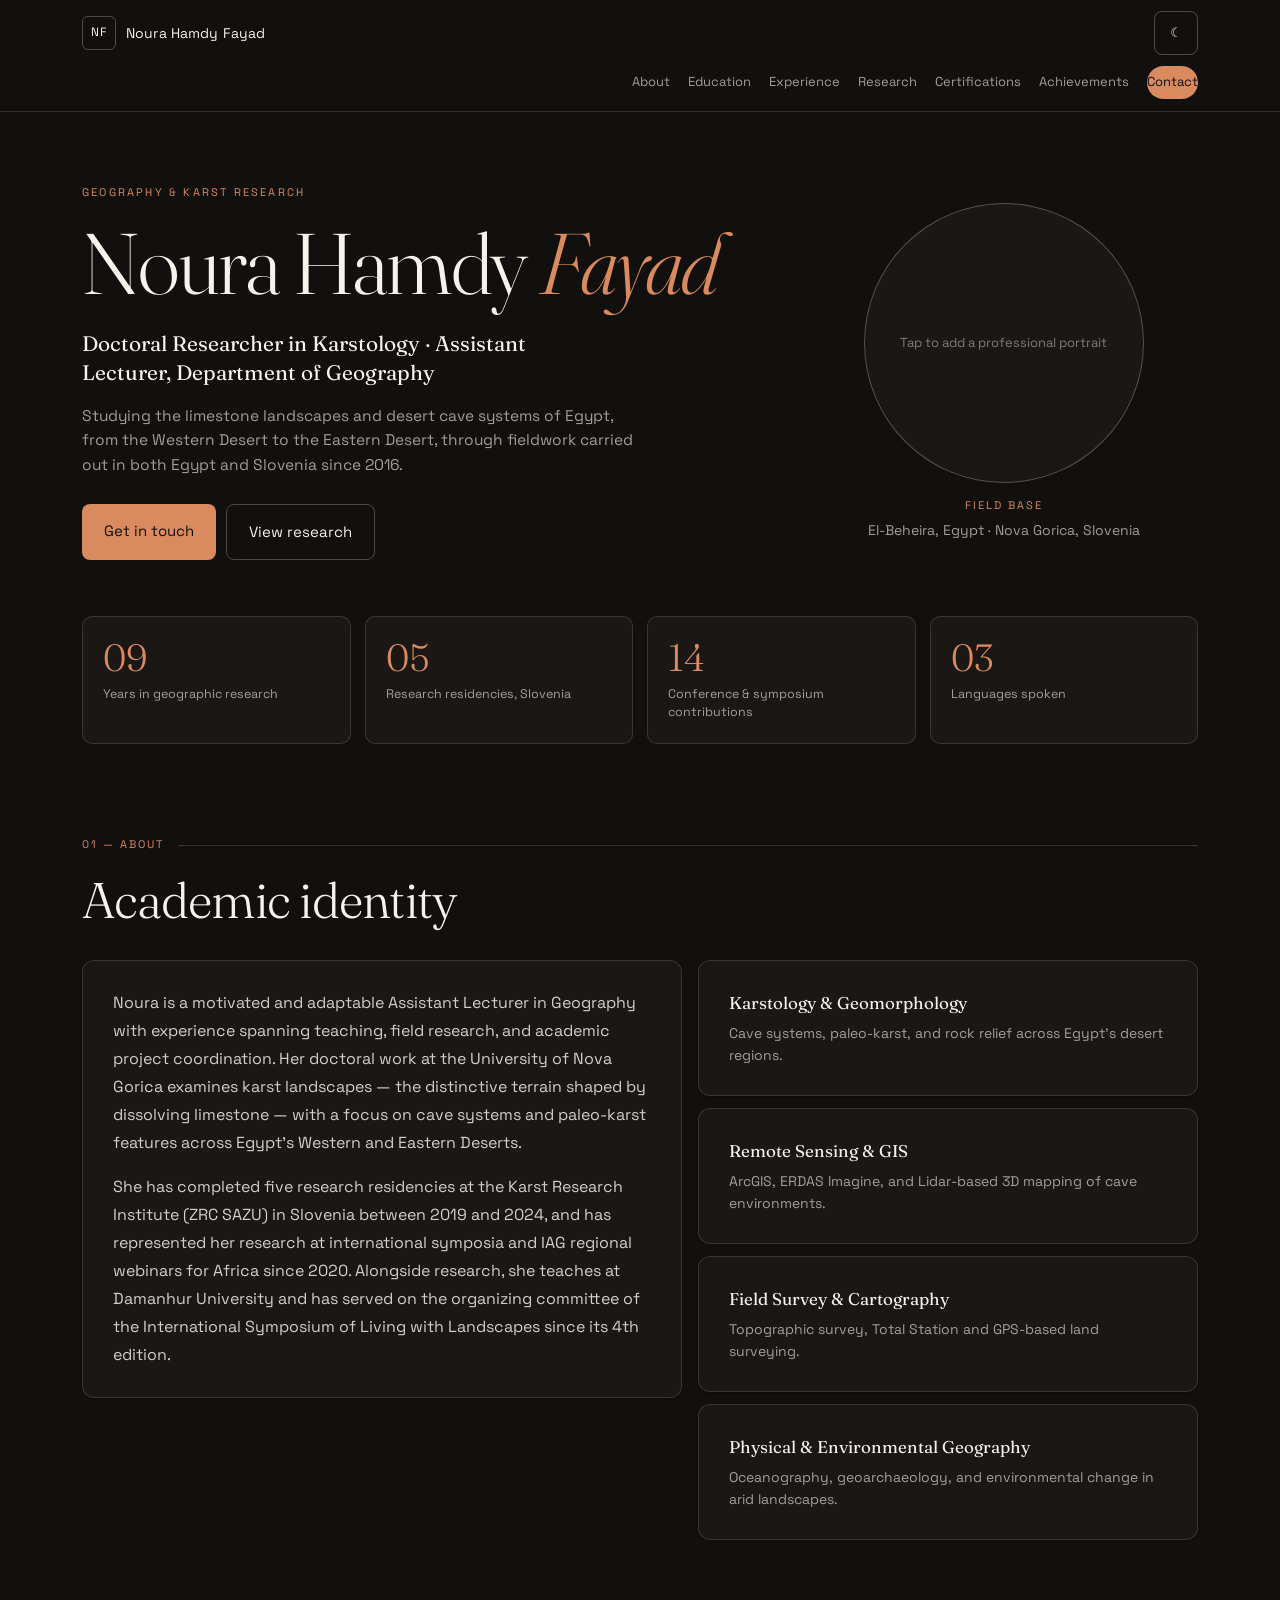
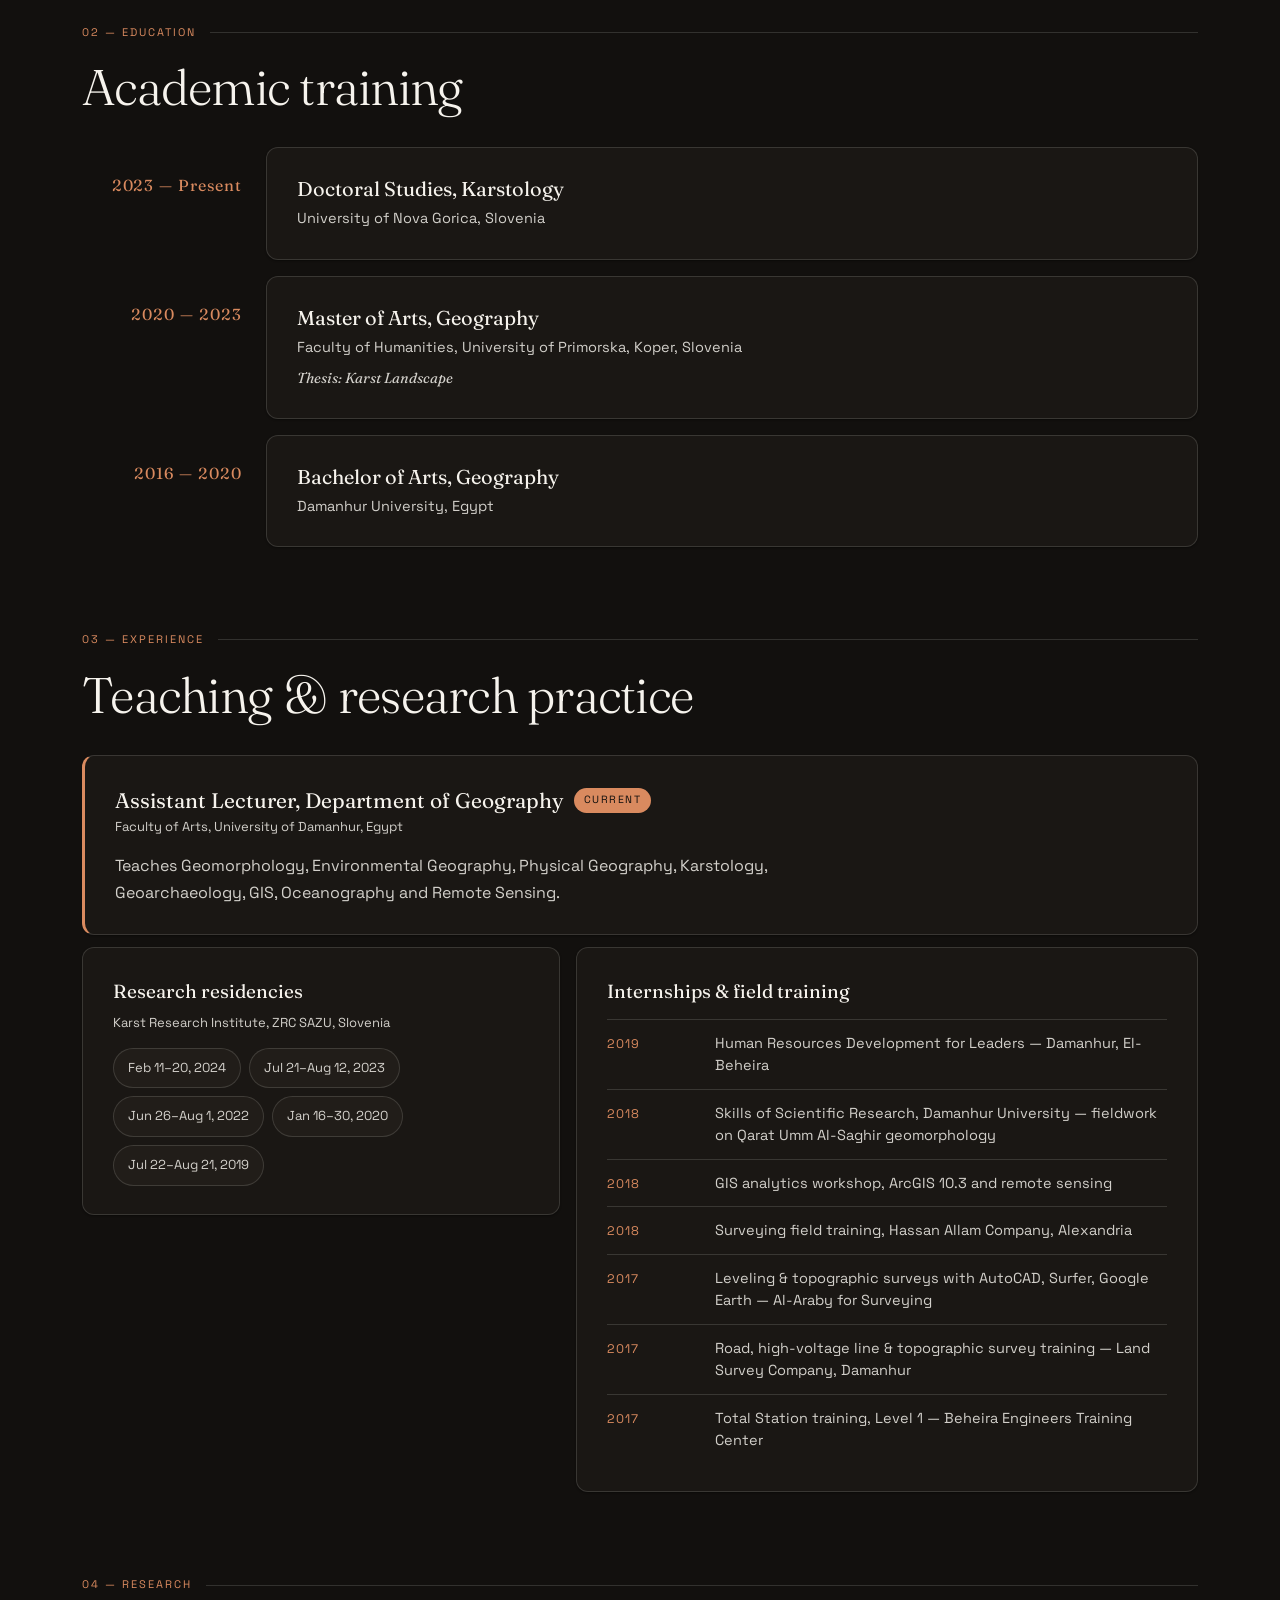
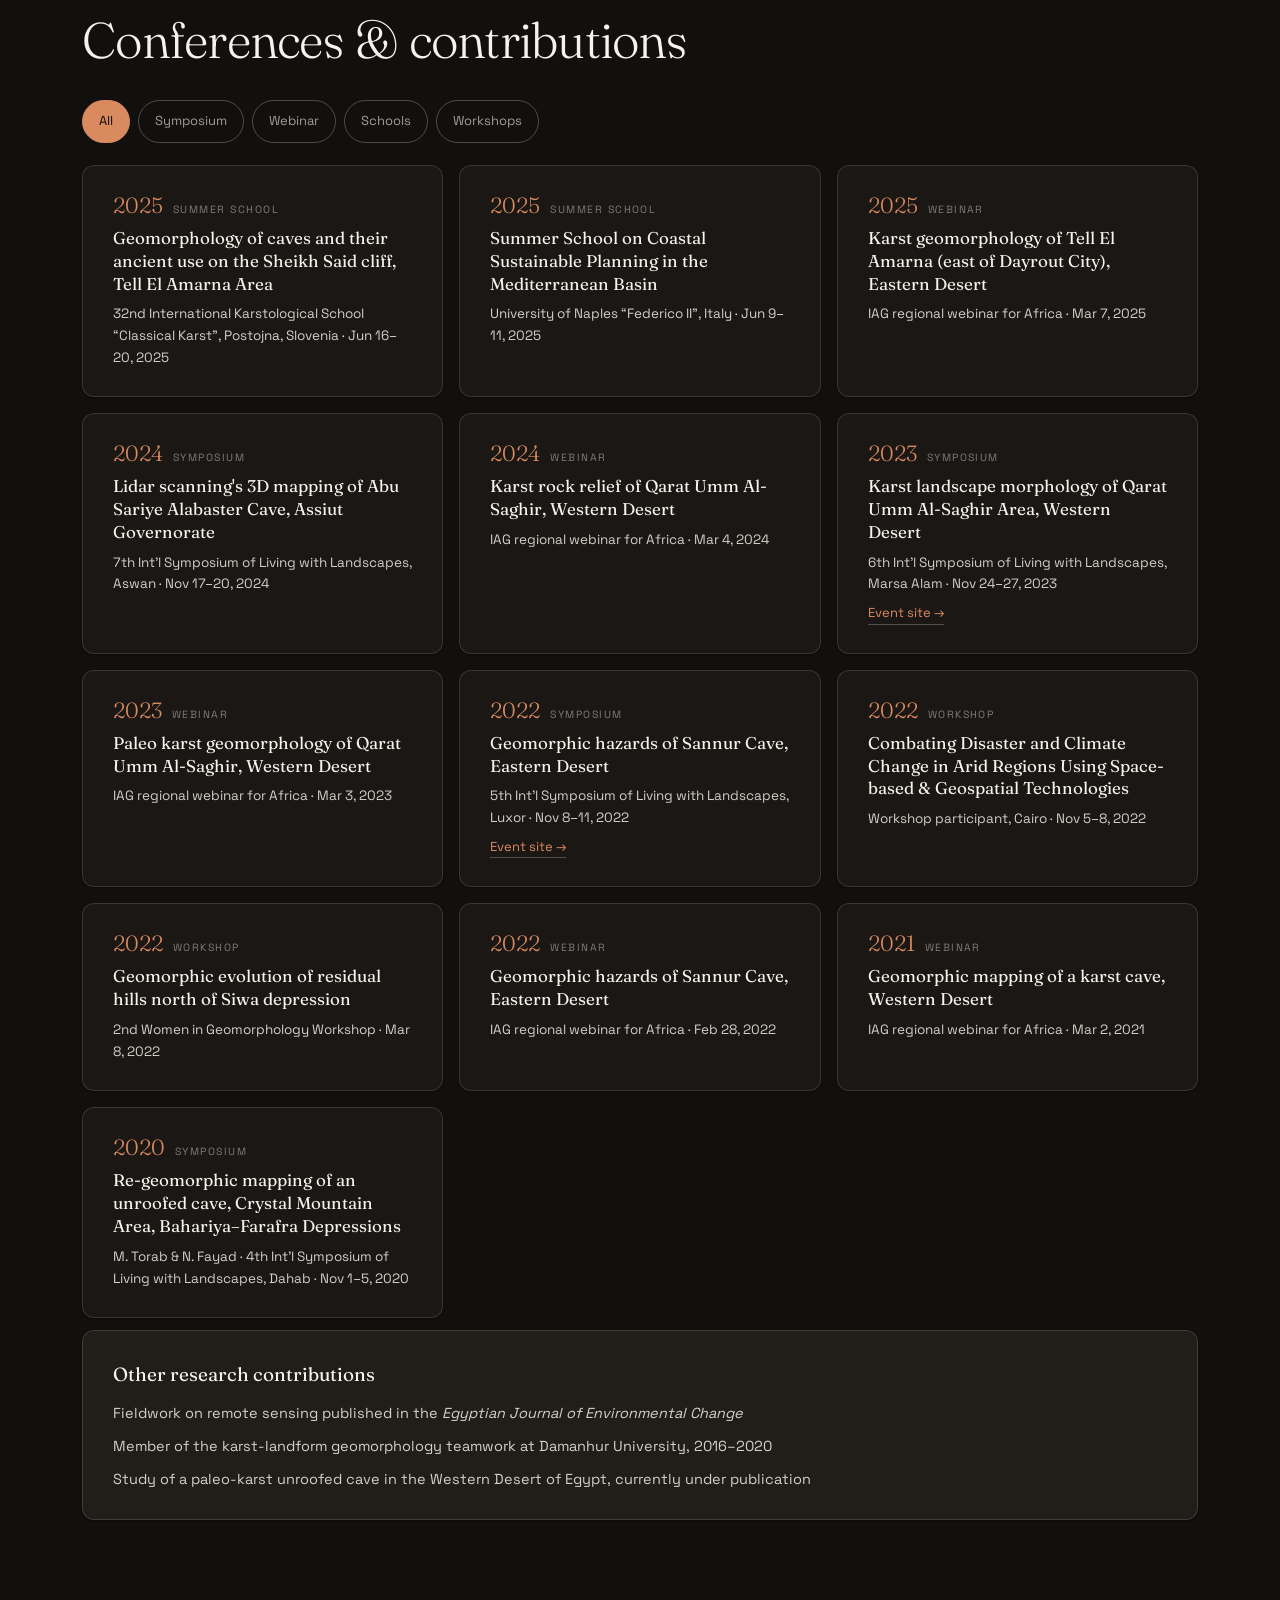
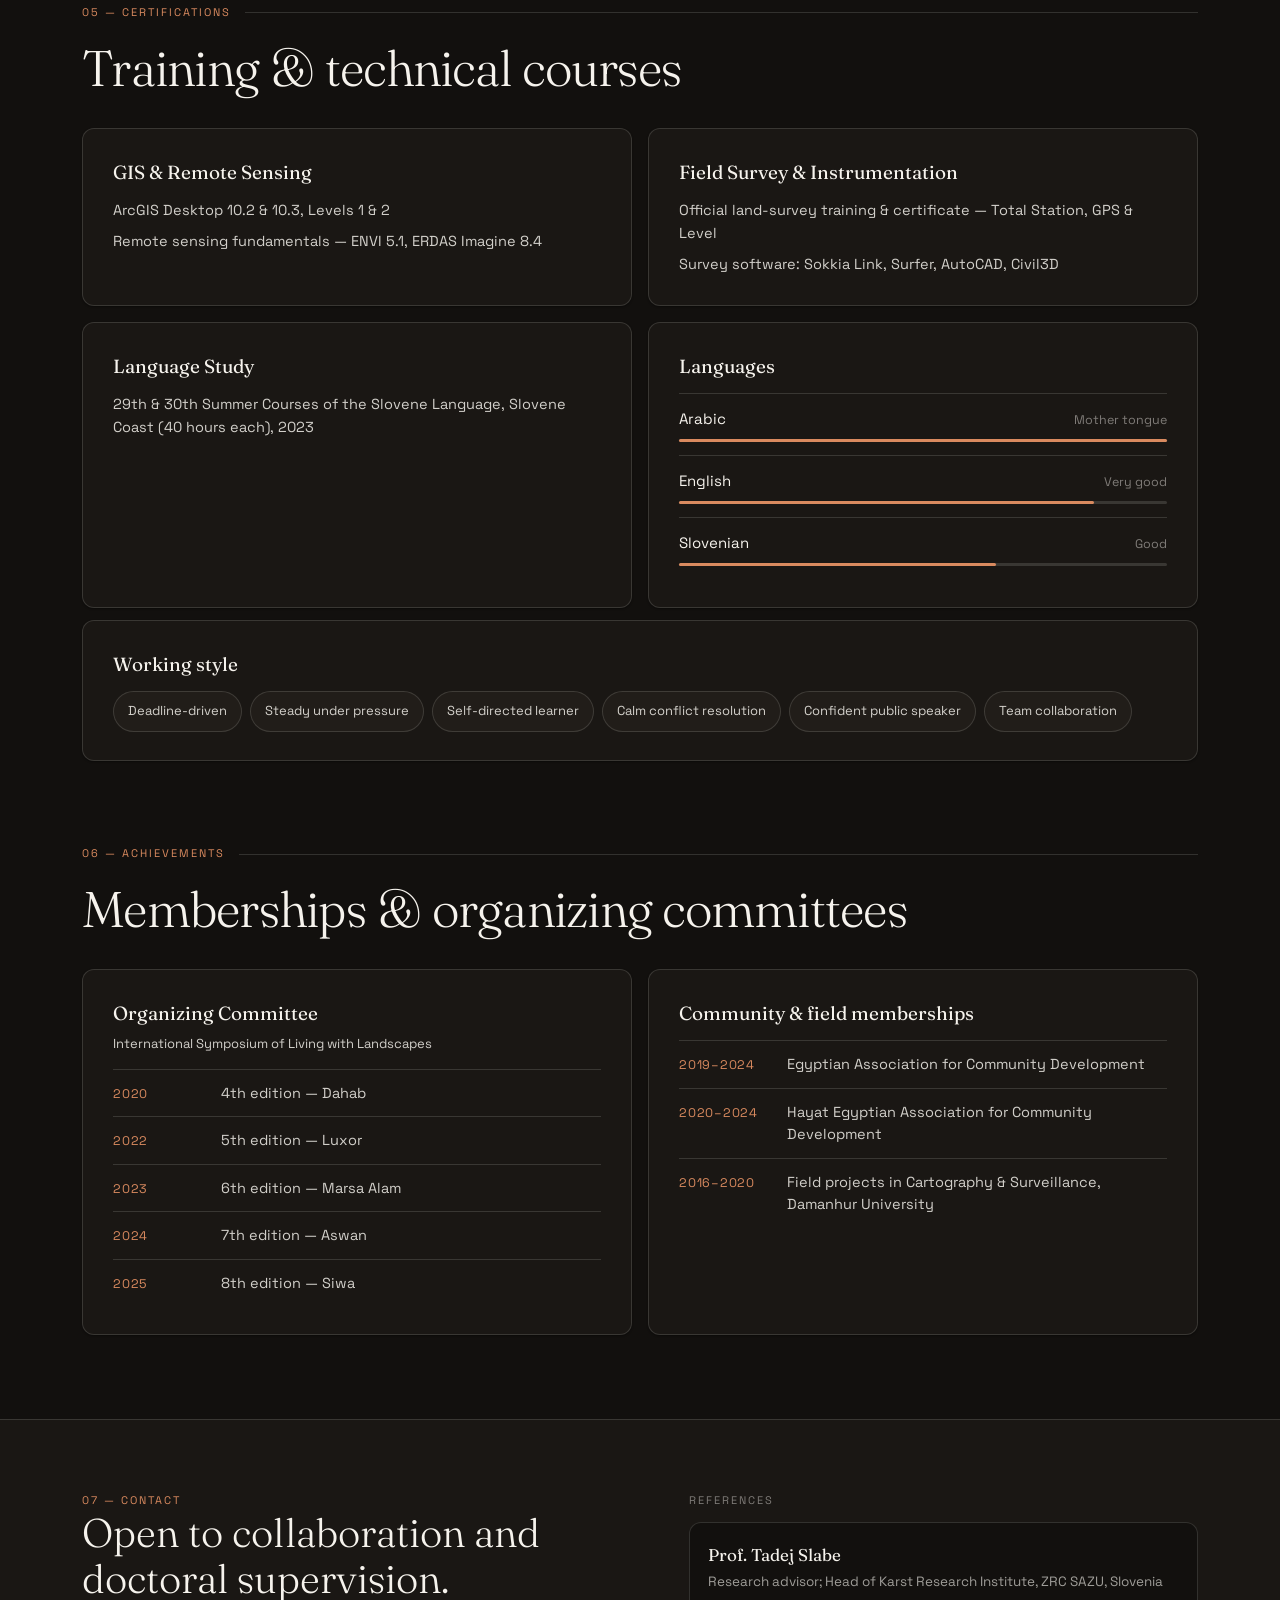
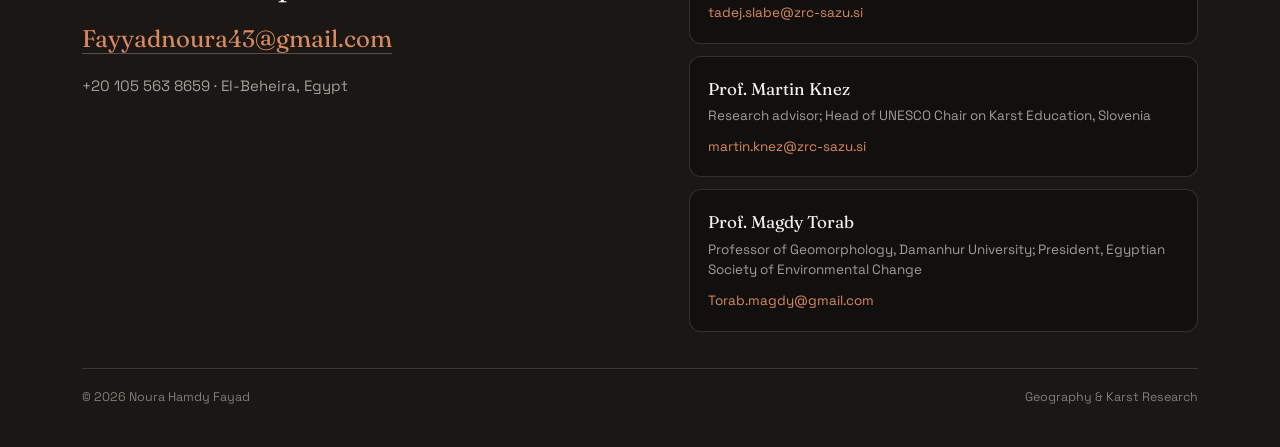
<file: site/index.html>
<!DOCTYPE html>
<html lang="en" data-theme="dark">
<head>
<meta charset="UTF-8">
<meta name="viewport" content="width=device-width, initial-scale=1, viewport-fit=cover">
<title>Noura Hamdy Fayad — Karstologist &amp; Geographer</title>
<meta name="description" content="Academic profile of Noura Hamdy Fayad — Assistant Lecturer in Geography and doctoral researcher in Karstology, University of Nova Gorica, Slovenia.">
<meta name="theme-color" content="#12100E">
<link rel="preconnect" href="https://fonts.googleapis.com">
<link rel="preconnect" href="https://fonts.gstatic.com" crossorigin>
<link href="https://fonts.googleapis.com/css2?family=Fraunces:ital,opsz,wght@0,9..144,300;0,9..144,400;1,9..144,300&family=Space+Grotesk:wght@400;500&display=swap" rel="stylesheet">
<link rel="stylesheet" href="style.css">
</head>
<body>

<a class="skip" href="#main">Skip to content</a>

<header class="site-header">
  <div class="header-bar">
    <a class="brand" href="#top"><span class="brand-mark">NF</span><span class="brand-name">Noura Hamdy Fayad</span></a>
    <div class="header-tools">
      <button class="icon-btn" id="themeToggle" type="button" aria-label="Toggle light and dark mode" title="Toggle theme">
        <span id="themeIcon">☾</span>
      </button>
      <button class="icon-btn burger" id="navToggle" type="button" aria-label="Menu" aria-expanded="false" aria-controls="siteNav">
        <span></span><span></span><span></span>
      </button>
    </div>
  </div>
  <nav class="site-nav" id="siteNav">
    <ul>
      <li><a href="#about">About</a></li>
      <li><a href="#education">Education</a></li>
      <li><a href="#experience">Experience</a></li>
      <li><a href="#research">Research</a></li>
      <li><a href="#certifications">Certifications</a></li>
      <li><a href="#achievements">Achievements</a></li>
      <li><a class="nav-cta" href="mailto:Fayyadnoura43@gmail.com">Contact</a></li>
    </ul>
  </nav>
</header>

<main id="main">

  <section class="hero wrap" id="top">
    <div class="hero-grid">
      <div>
        <p class="eyebrow">Geography &amp; Karst Research</p>
        <h1>Noura Hamdy <em>Fayad</em></h1>
        <p class="hero-role">Doctoral Researcher in Karstology · Assistant Lecturer, Department of Geography</p>
        <p class="hero-summary">Studying the limestone landscapes and desert cave systems of Egypt, from the Western Desert to the Eastern Desert, through fieldwork carried out in both Egypt and Slovenia since 2016.</p>
        <div class="hero-actions">
          <a class="btn btn-primary" href="mailto:Fayyadnoura43@gmail.com">Get in touch</a>
          <a class="btn btn-outline" href="#research">View research</a>
        </div>
      </div>

      <div class="portrait-col">
        <div class="portrait" id="portrait" role="button" tabindex="0" aria-label="Add a profile photo">
          <p class="portrait-hint" id="portraitHint">Tap to add a professional portrait</p>
          <button class="portrait-clear" id="portraitClear" type="button" hidden>Replace</button>
        </div>
        <input type="file" id="portraitInput" accept="image/*" hidden>
        <div class="portrait-caption">
          <p class="label">Field base</p>
          <p class="place">El-Beheira, Egypt · Nova Gorica, Slovenia</p>
        </div>
      </div>
    </div>

    <div class="hero-stats">
      <div class="stat"><div class="stat-num">09</div><div class="stat-label">Years in geographic research</div></div>
      <div class="stat"><div class="stat-num">05</div><div class="stat-label">Research residencies, Slovenia</div></div>
      <div class="stat"><div class="stat-num">14</div><div class="stat-label">Conference &amp; symposium contributions</div></div>
      <div class="stat"><div class="stat-num">03</div><div class="stat-label">Languages spoken</div></div>
    </div>
  </section>

  <section class="section wrap" id="about">
    <div class="section-head"><p class="section-label">01 — About</p><i></i></div>
    <h2>Academic identity</h2>
    <div class="about-grid">
      <div class="card about-text">
        <p>Noura is a motivated and adaptable Assistant Lecturer in Geography with experience spanning teaching, field research, and academic project coordination. Her doctoral work at the University of Nova Gorica examines karst landscapes — the distinctive terrain shaped by dissolving limestone — with a focus on cave systems and paleo-karst features across Egypt's Western and Eastern Deserts.</p>
        <p>She has completed five research residencies at the Karst Research Institute (ZRC SAZU) in Slovenia between 2019 and 2024, and has represented her research at international symposia and IAG regional webinars for Africa since 2020. Alongside research, she teaches at Damanhur University and has served on the organizing committee of the International Symposium of Living with Landscapes since its 4th edition.</p>
      </div>
      <div class="stack">
        <div class="card focus-card">
          <h3>Karstology &amp; Geomorphology</h3>
          <p>Cave systems, paleo-karst, and rock relief across Egypt's desert regions.</p>
        </div>
        <div class="card focus-card">
          <h3>Remote Sensing &amp; GIS</h3>
          <p>ArcGIS, ERDAS Imagine, and Lidar-based 3D mapping of cave environments.</p>
        </div>
        <div class="card focus-card">
          <h3>Field Survey &amp; Cartography</h3>
          <p>Topographic survey, Total Station and GPS-based land surveying.</p>
        </div>
        <div class="card focus-card">
          <h3>Physical &amp; Environmental Geography</h3>
          <p>Oceanography, geoarchaeology, and environmental change in arid landscapes.</p>
        </div>
      </div>
    </div>
  </section>

  <section class="section wrap" id="education">
    <div class="section-head"><p class="section-label">02 — Education</p><i></i></div>
    <h2>Academic training</h2>
    <ol class="timeline">
      <li class="timeline-item">
        <span class="timeline-date">2023 — Present</span>
        <div class="card timeline-card">
          <h3>Doctoral Studies, Karstology</h3>
          <p class="timeline-org">University of Nova Gorica, Slovenia</p>
        </div>
      </li>
      <li class="timeline-item">
        <span class="timeline-date">2020 — 2023</span>
        <div class="card timeline-card">
          <h3>Master of Arts, Geography</h3>
          <p class="timeline-org">Faculty of Humanities, University of Primorska, Koper, Slovenia</p>
          <p class="timeline-note">Thesis: Karst Landscape</p>
        </div>
      </li>
      <li class="timeline-item">
        <span class="timeline-date">2016 — 2020</span>
        <div class="card timeline-card">
          <h3>Bachelor of Arts, Geography</h3>
          <p class="timeline-org">Damanhur University, Egypt</p>
        </div>
      </li>
    </ol>
  </section>

  <section class="section wrap" id="experience">
    <div class="section-head"><p class="section-label">03 — Experience</p><i></i></div>
    <h2>Teaching &amp; research practice</h2>

    <div class="card exp-primary">
      <div class="exp-top">
        <h3>Assistant Lecturer, Department of Geography</h3>
        <span class="badge">Current</span>
      </div>
      <p class="subhead-note">Faculty of Arts, University of Damanhur, Egypt</p>
      <p class="body">Teaches Geomorphology, Environmental Geography, Physical Geography, Karstology, Geoarchaeology, GIS, Oceanography and Remote Sensing.</p>
    </div>

    <div class="exp-grid stack">
      <div class="card">
        <h3>Research residencies</h3>
        <p class="subhead-note">Karst Research Institute, ZRC SAZU, Slovenia</p>
        <div class="chip-list">
          <span class="chip">Feb 11–20, 2024</span>
          <span class="chip">Jul 21–Aug 12, 2023</span>
          <span class="chip">Jun 26–Aug 1, 2022</span>
          <span class="chip">Jan 16–30, 2020</span>
          <span class="chip">Jul 22–Aug 21, 2019</span>
        </div>
      </div>
      <div class="card">
        <h3>Internships &amp; field training</h3>
        <div class="row-list">
          <div class="row"><span class="year">2019</span><span class="text">Human Resources Development for Leaders — Damanhur, El-Beheira</span></div>
          <div class="row"><span class="year">2018</span><span class="text">Skills of Scientific Research, Damanhur University — fieldwork on Qarat Umm Al-Saghir geomorphology</span></div>
          <div class="row"><span class="year">2018</span><span class="text">GIS analytics workshop, ArcGIS 10.3 and remote sensing</span></div>
          <div class="row"><span class="year">2018</span><span class="text">Surveying field training, Hassan Allam Company, Alexandria</span></div>
          <div class="row"><span class="year">2017</span><span class="text">Leveling &amp; topographic surveys with AutoCAD, Surfer, Google Earth — Al-Araby for Surveying</span></div>
          <div class="row"><span class="year">2017</span><span class="text">Road, high-voltage line &amp; topographic survey training — Land Survey Company, Damanhur</span></div>
          <div class="row"><span class="year">2017</span><span class="text">Total Station training, Level 1 — Beheira Engineers Training Center</span></div>
        </div>
      </div>
    </div>
  </section>

  <section class="section wrap" id="research">
    <div class="section-head"><p class="section-label">04 — Research</p><i></i></div>
    <h2>Conferences &amp; contributions</h2>

    <div class="filter-row" id="filterRow">
      <button class="filter-btn active" type="button" data-filter="all">All</button>
      <button class="filter-btn" type="button" data-filter="symposium">Symposium</button>
      <button class="filter-btn" type="button" data-filter="webinar">Webinar</button>
      <button class="filter-btn" type="button" data-filter="school">Schools</button>
      <button class="filter-btn" type="button" data-filter="other">Workshops</button>
    </div>

    <div class="pub-grid stack" id="pubGrid">
      <article class="card pub-card" data-type="school">
        <div class="pub-top"><span class="pub-year">2025</span><span class="pub-kind">Summer school</span></div>
        <h3>Geomorphology of caves and their ancient use on the Sheikh Said cliff, Tell El Amarna Area</h3>
        <p class="pub-venue">32nd International Karstological School “Classical Karst”, Postojna, Slovenia · Jun 16–20, 2025</p>
      </article>
      <article class="card pub-card" data-type="school">
        <div class="pub-top"><span class="pub-year">2025</span><span class="pub-kind">Summer school</span></div>
        <h3>Summer School on Coastal Sustainable Planning in the Mediterranean Basin</h3>
        <p class="pub-venue">University of Naples “Federico II”, Italy · Jun 9–11, 2025</p>
      </article>
      <article class="card pub-card" data-type="webinar">
        <div class="pub-top"><span class="pub-year">2025</span><span class="pub-kind">Webinar</span></div>
        <h3>Karst geomorphology of Tell El Amarna (east of Dayrout City), Eastern Desert</h3>
        <p class="pub-venue">IAG regional webinar for Africa · Mar 7, 2025</p>
      </article>
      <article class="card pub-card" data-type="symposium">
        <div class="pub-top"><span class="pub-year">2024</span><span class="pub-kind">Symposium</span></div>
        <h3>Lidar scanning's 3D mapping of Abu Sariye Alabaster Cave, Assiut Governorate</h3>
        <p class="pub-venue">7th Int'l Symposium of Living with Landscapes, Aswan · Nov 17–20, 2024</p>
      </article>
      <article class="card pub-card" data-type="webinar">
        <div class="pub-top"><span class="pub-year">2024</span><span class="pub-kind">Webinar</span></div>
        <h3>Karst rock relief of Qarat Umm Al-Saghir, Western Desert</h3>
        <p class="pub-venue">IAG regional webinar for Africa · Mar 4, 2024</p>
      </article>
      <article class="card pub-card" data-type="symposium">
        <div class="pub-top"><span class="pub-year">2023</span><span class="pub-kind">Symposium</span></div>
        <h3>Karst landscape morphology of Qarat Umm Al-Saghir Area, Western Desert</h3>
        <p class="pub-venue">6th Int'l Symposium of Living with Landscapes, Marsa Alam · Nov 24–27, 2023</p>
        <a class="pub-link" href="http://www.marsaalam2023.com/index.html" target="_blank" rel="noopener">Event site →</a>
      </article>
      <article class="card pub-card" data-type="webinar">
        <div class="pub-top"><span class="pub-year">2023</span><span class="pub-kind">Webinar</span></div>
        <h3>Paleo karst geomorphology of Qarat Umm Al-Saghir, Western Desert</h3>
        <p class="pub-venue">IAG regional webinar for Africa · Mar 3, 2023</p>
      </article>
      <article class="card pub-card" data-type="symposium">
        <div class="pub-top"><span class="pub-year">2022</span><span class="pub-kind">Symposium</span></div>
        <h3>Geomorphic hazards of Sannur Cave, Eastern Desert</h3>
        <p class="pub-venue">5th Int'l Symposium of Living with Landscapes, Luxor · Nov 8–11, 2022</p>
        <a class="pub-link" href="https://www.conferencealerts.com/show-event?id=244619" target="_blank" rel="noopener">Event site →</a>
      </article>
      <article class="card pub-card" data-type="other">
        <div class="pub-top"><span class="pub-year">2022</span><span class="pub-kind">Workshop</span></div>
        <h3>Combating Disaster and Climate Change in Arid Regions Using Space-based &amp; Geospatial Technologies</h3>
        <p class="pub-venue">Workshop participant, Cairo · Nov 5–8, 2022</p>
      </article>
      <article class="card pub-card" data-type="other">
        <div class="pub-top"><span class="pub-year">2022</span><span class="pub-kind">Workshop</span></div>
        <h3>Geomorphic evolution of residual hills north of Siwa depression</h3>
        <p class="pub-venue">2nd Women in Geomorphology Workshop · Mar 8, 2022</p>
      </article>
      <article class="card pub-card" data-type="webinar">
        <div class="pub-top"><span class="pub-year">2022</span><span class="pub-kind">Webinar</span></div>
        <h3>Geomorphic hazards of Sannur Cave, Eastern Desert</h3>
        <p class="pub-venue">IAG regional webinar for Africa · Feb 28, 2022</p>
      </article>
      <article class="card pub-card" data-type="webinar">
        <div class="pub-top"><span class="pub-year">2021</span><span class="pub-kind">Webinar</span></div>
        <h3>Geomorphic mapping of a karst cave, Western Desert</h3>
        <p class="pub-venue">IAG regional webinar for Africa · Mar 2, 2021</p>
      </article>
      <article class="card pub-card" data-type="symposium">
        <div class="pub-top"><span class="pub-year">2020</span><span class="pub-kind">Symposium</span></div>
        <h3>Re-geomorphic mapping of an unroofed cave, Crystal Mountain Area, Bahariya–Farafra Depressions</h3>
        <p class="pub-venue">M. Torab &amp; N. Fayad · 4th Int'l Symposium of Living with Landscapes, Dahab · Nov 1–5, 2020</p>
      </article>
    </div>

    <div class="card note-card">
      <h3>Other research contributions</h3>
      <p>Fieldwork on remote sensing published in the <em>Egyptian Journal of Environmental Change</em></p>
      <p>Member of the karst-landform geomorphology teamwork at Damanhur University, 2016–2020</p>
      <p>Study of a paleo-karst unroofed cave in the Western Desert of Egypt, currently under publication</p>
    </div>
  </section>

  <section class="section wrap" id="certifications">
    <div class="section-head"><p class="section-label">05 — Certifications</p><i></i></div>
    <h2>Training &amp; technical courses</h2>

    <div class="grid-2 stack">
      <div class="card cert-card">
        <h3>GIS &amp; Remote Sensing</h3>
        <p>ArcGIS Desktop 10.2 &amp; 10.3, Levels 1 &amp; 2</p>
        <p>Remote sensing fundamentals — ENVI 5.1, ERDAS Imagine 8.4</p>
      </div>
      <div class="card cert-card">
        <h3>Field Survey &amp; Instrumentation</h3>
        <p>Official land-survey training &amp; certificate — Total Station, GPS &amp; Level</p>
        <p>Survey software: Sokkia Link, Surfer, AutoCAD, Civil3D</p>
      </div>
      <div class="card cert-card">
        <h3>Language Study</h3>
        <p>29th &amp; 30th Summer Courses of the Slovene Language, Slovene Coast (40 hours each), 2023</p>
      </div>
      <div class="card">
        <h3>Languages</h3>
        <ul class="lang-list">
          <li>
            <div class="lang-top"><span class="lang-name">Arabic</span><span class="lang-level">Mother tongue</span></div>
            <div class="bar"><i style="width:100%"></i></div>
          </li>
          <li>
            <div class="lang-top"><span class="lang-name">English</span><span class="lang-level">Very good</span></div>
            <div class="bar"><i style="width:85%"></i></div>
          </li>
          <li>
            <div class="lang-top"><span class="lang-name">Slovenian</span><span class="lang-level">Good</span></div>
            <div class="bar"><i style="width:65%"></i></div>
          </li>
        </ul>
      </div>
    </div>

    <div class="card" style="margin-top:12px">
      <h3>Working style</h3>
      <div class="chip-list">
        <span class="chip">Deadline-driven</span>
        <span class="chip">Steady under pressure</span>
        <span class="chip">Self-directed learner</span>
        <span class="chip">Calm conflict resolution</span>
        <span class="chip">Confident public speaker</span>
        <span class="chip">Team collaboration</span>
      </div>
    </div>
  </section>

  <section class="section wrap" id="achievements">
    <div class="section-head"><p class="section-label">06 — Achievements</p><i></i></div>
    <h2>Memberships &amp; organizing committees</h2>

    <div class="grid-2 stack">
      <div class="card">
        <h3>Organizing Committee</h3>
        <p class="subhead-note">International Symposium of Living with Landscapes</p>
        <div class="row-list">
          <div class="row"><span class="year">2020</span><span class="text">4th edition — Dahab</span></div>
          <div class="row"><span class="year">2022</span><span class="text">5th edition — Luxor</span></div>
          <div class="row"><span class="year">2023</span><span class="text">6th edition — Marsa Alam</span></div>
          <div class="row"><span class="year">2024</span><span class="text">7th edition — Aswan</span></div>
          <div class="row"><span class="year">2025</span><span class="text">8th edition — Siwa</span></div>
        </div>
      </div>
      <div class="card">
        <h3>Community &amp; field memberships</h3>
        <div class="row-list">
          <div class="row"><span class="year">2019–2024</span><span class="text">Egyptian Association for Community Development</span></div>
          <div class="row"><span class="year">2020–2024</span><span class="text">Hayat Egyptian Association for Community Development</span></div>
          <div class="row"><span class="year">2016–2020</span><span class="text">Field projects in Cartography &amp; Surveillance, Damanhur University</span></div>
        </div>
      </div>
    </div>
  </section>

</main>

<section class="contact" id="contact">
  <div class="wrap">
    <div class="contact-grid">
      <div>
        <p class="section-label">07 — Contact</p>
        <h2>Open to collaboration and doctoral supervision.</h2>
        <a class="contact-email" href="mailto:Fayyadnoura43@gmail.com">Fayyadnoura43@gmail.com</a>
        <p class="contact-meta">+20 105 563 8659 · El-Beheira, Egypt</p>
      </div>
      <div>
        <p class="ref-label">References</p>
        <div class="stack">
          <div class="ref">
            <strong>Prof. Tadej Slabe</strong>
            <span>Research advisor; Head of Karst Research Institute, ZRC SAZU, Slovenia</span>
            <a href="mailto:tadej.slabe@zrc-sazu.si">tadej.slabe@zrc-sazu.si</a>
          </div>
          <div class="ref">
            <strong>Prof. Martin Knez</strong>
            <span>Research advisor; Head of UNESCO Chair on Karst Education, Slovenia</span>
            <a href="mailto:martin.knez@zrc-sazu.si">martin.knez@zrc-sazu.si</a>
          </div>
          <div class="ref">
            <strong>Prof. Magdy Torab</strong>
            <span>Professor of Geomorphology, Damanhur University; President, Egyptian Society of Environmental Change</span>
            <a href="mailto:Torab.magdy@gmail.com">Torab.magdy@gmail.com</a>
          </div>
        </div>
      </div>
    </div>
    <div class="site-footer">
      <span>© <span id="year">2026</span> Noura Hamdy Fayad</span>
      <span>Geography &amp; Karst Research</span>
    </div>
  </div>
</section>

<script src="script.js"></script>
</body>
</html>
</file>
<file: site/style.css>
/* Noura Hamdy Fayad — academic profile
   Mobile-first. No background animation, no blur, no filters. */

:root {
  --bg: #12100E;
  --surface: #1A1714;
  --surface-2: #211D19;
  --ink: #F6F3ED;
  --ink-2: rgba(246, 243, 237, 0.84);
  --ink-3: rgba(246, 243, 237, 0.62);
  --ink-4: rgba(246, 243, 237, 0.46);
  --line: rgba(246, 243, 237, 0.14);
  --line-2: rgba(246, 243, 237, 0.26);
  --accent: #D98A5F;
  --accent-2: #E2A77F;
  --accent-ink: #12100E;
  --shadow: 0 1px 2px rgba(0, 0, 0, .4);
  --shadow-lg: 0 6px 18px -8px rgba(0, 0, 0, .7);
  --pad: 20px;
  --maxw: 1180px;
}

[data-theme="light"] {
  --bg: #F6F3ED;
  --surface: #FFFCF6;
  --surface-2: #EFEAE1;
  --ink: #16130F;
  --ink-2: #3A342C;
  --ink-3: #6B6254;
  --ink-4: #8A8071;
  --line: rgba(22, 19, 15, 0.14);
  --line-2: rgba(22, 19, 15, 0.24);
  --accent: #B4552F;
  --accent-2: #8E3F1E;
  --accent-ink: #FFFFFF;
  --shadow: 0 1px 2px rgba(22, 19, 15, .06);
  --shadow-lg: 0 8px 22px -12px rgba(22, 19, 15, .32);
}

* { box-sizing: border-box; }

html { -webkit-text-size-adjust: 100%; }

body {
  margin: 0;
  background: var(--bg);
  color: var(--ink);
  font-family: 'Space Grotesk', system-ui, -apple-system, sans-serif;
  font-size: 16px;
  line-height: 1.6;
  overflow-x: hidden;
}

img { max-width: 100%; display: block; }

a { color: var(--accent); text-decoration: none; }
a:hover { color: var(--accent-2); }

h1, h2, h3 { font-family: Fraunces, Georgia, 'Times New Roman', serif; font-weight: 400; margin: 0; }

.wrap { width: 100%; max-width: var(--maxw); margin: 0 auto; padding: 0 var(--pad); }

.skip { position: absolute; left: -9999px; }
.skip:focus { left: 12px; top: 12px; background: var(--accent); color: var(--accent-ink); padding: 10px 16px; border-radius: 6px; z-index: 100; }

/* ---------- header / nav (mobile first) ---------- */
.site-header {
  position: sticky;
  top: 0;
  z-index: 50;
  background: var(--bg);
  border-bottom: 1px solid var(--line);
}

.header-bar {
  display: flex;
  align-items: center;
  justify-content: space-between;
  gap: 12px;
  min-height: 60px;
  padding: 10px var(--pad);
  max-width: var(--maxw);
  margin: 0 auto;
}

.brand { display: flex; align-items: center; gap: 10px; color: var(--ink); }
.brand-mark {
  width: 34px; height: 34px;
  flex: none;
  border: 1px solid var(--line-2);
  border-radius: 6px;
  display: flex; align-items: center; justify-content: center;
  font-size: 12px; letter-spacing: .06em;
  color: var(--ink);
}
.brand-name { font-size: 14px; letter-spacing: .01em; }

.header-tools { display: flex; align-items: center; gap: 8px; }

.icon-btn {
  width: 44px; height: 44px;
  display: flex; align-items: center; justify-content: center;
  font: inherit; font-size: 13px;
  color: var(--ink);
  background: transparent;
  border: 1px solid var(--line-2);
  border-radius: 8px;
  cursor: pointer;
}
.icon-btn:hover { border-color: var(--accent); color: var(--accent); }

.burger { flex-direction: column; gap: 4px; }
.burger span { display: block; width: 18px; height: 1.5px; background: currentColor; }

.site-nav { display: none; }
.site-nav.open {
  display: block;
  border-top: 1px solid var(--line);
  background: var(--bg);
  padding: 8px var(--pad) 18px;
}
.site-nav ul { list-style: none; margin: 0; padding: 0; display: flex; flex-direction: column; }
.site-nav a {
  display: block;
  padding: 13px 2px;
  font-size: 15px;
  color: var(--ink-2);
  border-bottom: 1px solid var(--line);
}
.site-nav a:hover { color: var(--accent); }
.nav-cta {
  margin-top: 14px;
  display: block;
  text-align: center;
  background: var(--accent);
  color: var(--accent-ink) !important;
  padding: 14px 20px;
  border-radius: 8px;
  border: none !important;
  font-size: 15px;
}

/* ---------- hero ---------- */
.hero { padding-top: 44px; padding-bottom: 8px; }
.eyebrow {
  font-size: 11px;
  letter-spacing: .2em;
  text-transform: uppercase;
  color: var(--accent);
  margin: 0 0 18px;
}
.hero h1 {
  font-size: 40px;
  font-weight: 300;
  line-height: 1.04;
  letter-spacing: -.02em;
  margin: 0 0 20px;
}
.hero h1 em { font-style: italic; color: var(--accent); }
.hero-role { font-family: Fraunces, Georgia, serif; font-size: 19px; line-height: 1.4; color: var(--ink); margin: 0 0 16px; }
.hero-summary { font-size: 15.5px; color: var(--ink-3); margin: 0; }

.hero-actions { display: flex; flex-direction: column; gap: 10px; margin-top: 26px; }
.btn {
  display: block;
  text-align: center;
  padding: 15px 22px;
  font-size: 15px;
  border-radius: 8px;
  min-height: 48px;
}
.btn-primary { background: var(--accent); color: var(--accent-ink) !important; }
.btn-primary:hover { filter: none; opacity: .9; }
.btn-outline { border: 1px solid var(--line-2); color: var(--ink) !important; }
.btn-outline:hover { border-color: var(--accent); color: var(--accent) !important; }

/* profile slot */
.portrait-col { margin-top: 34px; display: flex; flex-direction: column; align-items: center; gap: 14px; }
.portrait {
  position: relative;
  width: 220px; height: 220px;
  border-radius: 50%;
  border: 1px solid var(--line-2);
  background: var(--surface);
  overflow: hidden;
  cursor: pointer;
  display: flex; align-items: center; justify-content: center;
}
.portrait:hover { border-color: var(--accent); }
.portrait img { width: 100%; height: 100%; object-fit: cover; }
.portrait-hint { font-size: 13px; line-height: 1.5; color: var(--ink-4); padding: 0 26px; text-align: center; margin: 0; }
.portrait-clear {
  position: absolute;
  left: 50%; bottom: 14px;
  transform: translateX(-50%);
  font: inherit; font-size: 11px; letter-spacing: .08em; text-transform: uppercase;
  color: var(--ink);
  background: rgba(18, 16, 14, .82);
  border: 1px solid var(--line-2);
  border-radius: 100px;
  padding: 8px 14px;
  cursor: pointer;
}
.portrait-caption { text-align: center; }
.portrait-caption p { margin: 0; }
.portrait-caption .label { font-size: 11px; letter-spacing: .18em; text-transform: uppercase; color: var(--accent); }
.portrait-caption .place { font-size: 14px; color: var(--ink-3); margin-top: 4px; }

.hero-stats { display: grid; grid-template-columns: repeat(2, minmax(0, 1fr)); gap: 10px; margin-top: 34px; }
.stat { border: 1px solid var(--line); border-radius: 10px; padding: 18px 16px; background: var(--surface); }
.stat-num { font-family: Fraunces, Georgia, serif; font-size: 32px; font-weight: 300; line-height: 1; color: var(--accent); }
.stat-label { font-size: 12.5px; line-height: 1.45; color: var(--ink-3); margin-top: 8px; }

/* ---------- sections ---------- */
.section { padding-top: 56px; }
.section-head { display: flex; align-items: center; gap: 14px; margin-bottom: 18px; }
.section-label { font-size: 11px; letter-spacing: .18em; text-transform: uppercase; color: var(--accent); margin: 0; white-space: nowrap; }
.section-head i { flex: 1; height: 1px; background: var(--line); }
.section h2 {
  font-size: 30px;
  font-weight: 300;
  line-height: 1.12;
  letter-spacing: -.015em;
  margin: 0 0 24px;
}

/* ---------- cards ---------- */
.card {
  background: var(--surface);
  border: 1px solid var(--line);
  border-radius: 12px;
  box-shadow: var(--shadow);
  padding: 22px 20px;
  transition: border-color .2s ease, box-shadow .2s ease;
}
.card:hover { border-color: var(--accent); box-shadow: var(--shadow-lg); }
.card h3 { font-size: 19px; margin: 0 0 12px; color: var(--ink); }
.card p { color: var(--ink-2); }

.stack { display: grid; gap: 12px; }

.about-text p { font-size: 16px; line-height: 1.75; margin: 0 0 16px; }
.about-text p:last-child { margin-bottom: 0; }
.focus-card h3 { font-size: 17px; margin-bottom: 6px; }
.focus-card p { font-size: 14px; color: var(--ink-3); margin: 0; }

/* education timeline — stacked on mobile */
.timeline { list-style: none; margin: 0; padding: 0 0 0 18px; border-left: 1px solid var(--line); display: grid; gap: 14px; }
.timeline-item { position: relative; }
.timeline-item::before {
  content: "";
  position: absolute;
  left: -23px; top: 22px;
  width: 9px; height: 9px;
  border-radius: 50%;
  background: var(--bg);
  border: 2px solid var(--accent);
}
.timeline-date { display: block; font-size: 13px; letter-spacing: .06em; color: var(--accent); margin-bottom: 8px; }
.timeline-card h3 { font-size: 20px; line-height: 1.25; margin: 0 0 6px; }
.timeline-org { font-size: 14.5px; color: var(--ink-3); margin: 0; }
.timeline-note { font-family: Fraunces, Georgia, serif; font-style: italic; font-size: 14.5px; color: var(--ink-4); margin: 8px 0 0; }

/* experience */
.exp-primary { border-left: 3px solid var(--accent); margin-bottom: 12px; }
.exp-top { display: flex; flex-wrap: wrap; align-items: center; gap: 10px; margin-bottom: 6px; }
.exp-top h3 { font-size: 21px; margin: 0; }
.badge {
  font-size: 10.5px; letter-spacing: .14em; text-transform: uppercase;
  color: var(--accent-ink); background: var(--accent);
  padding: 4px 10px; border-radius: 100px;
}
.exp-primary .body { font-size: 15.5px; line-height: 1.7; margin: 0; }
.subhead-note { font-size: 13px; color: var(--ink-4); margin: -6px 0 14px; }

.chip-list { display: flex; flex-wrap: wrap; gap: 8px; }
.chip {
  font-size: 13px;
  color: var(--ink-2);
  border: 1px solid var(--line);
  background: var(--surface-2);
  border-radius: 100px;
  padding: 9px 14px;
}
.chip:hover { border-color: var(--accent); color: var(--accent); }

.row-list { display: flex; flex-direction: column; }
.row { border-top: 1px solid var(--line); padding: 12px 0; }
.row .year { display: block; font-size: 12.5px; letter-spacing: .06em; color: var(--accent); margin-bottom: 3px; }
.row .text { font-size: 14.5px; line-height: 1.55; color: var(--ink-2); }

/* research */
.filter-row { display: flex; gap: 8px; overflow-x: auto; padding-bottom: 6px; margin-bottom: 16px; -webkit-overflow-scrolling: touch; }
.filter-btn {
  flex: none;
  font: inherit; font-size: 13px;
  padding: 10px 16px;
  min-height: 42px;
  border-radius: 100px;
  cursor: pointer;
  border: 1px solid var(--line-2);
  background: transparent;
  color: var(--ink-3);
}
.filter-btn.active { background: var(--accent); border-color: var(--accent); color: var(--accent-ink); }

.pub-card { display: flex; flex-direction: column; gap: 8px; }
.pub-top { display: flex; align-items: baseline; gap: 10px; }
.pub-year { font-family: Fraunces, Georgia, serif; font-size: 22px; font-weight: 300; color: var(--accent); line-height: 1; }
.pub-kind { font-size: 10.5px; letter-spacing: .14em; text-transform: uppercase; color: var(--ink-4); }
.pub-card h3 { font-size: 17px; line-height: 1.35; margin: 0; }
.pub-venue { font-size: 13.5px; line-height: 1.6; color: var(--ink-3); margin: 0; }
.pub-link { font-size: 13px; align-self: flex-start; border-bottom: 1px solid var(--line-2); }
.pub-card.hidden { display: none; }

.note-card { background: var(--surface-2); margin-top: 12px; }
.note-card p { font-size: 14.5px; line-height: 1.6; margin: 0 0 10px; }
.note-card p:last-child { margin-bottom: 0; }

/* certifications */
.cert-card p { font-size: 14.5px; line-height: 1.6; margin: 0 0 8px; }
.cert-card p:last-child { margin-bottom: 0; }
.lang-list { list-style: none; margin: 0; padding: 0; }
.lang-list li { border-top: 1px solid var(--line); padding: 13px 0; }
.lang-top { display: flex; justify-content: space-between; align-items: baseline; gap: 12px; margin-bottom: 8px; }
.lang-name { font-size: 15px; }
.lang-level { font-size: 12.5px; color: var(--ink-4); }
.bar { height: 3px; border-radius: 100px; background: var(--line); }
.bar i { display: block; height: 3px; border-radius: 100px; background: var(--accent); }

/* contact */
.contact { margin-top: 56px; background: var(--surface); border-top: 1px solid var(--line); padding-top: 48px; padding-bottom: 32px; }
.contact h2 { font-size: 28px; font-weight: 300; line-height: 1.15; margin: 0 0 18px; }
.contact-email { font-family: Fraunces, Georgia, serif; font-size: 20px; word-break: break-word; border-bottom: 1px solid var(--line-2); }
.contact-meta { font-size: 15px; color: var(--ink-3); margin: 16px 0 32px; }
.ref-label { font-size: 11px; letter-spacing: .18em; text-transform: uppercase; color: var(--ink-4); margin: 0 0 12px; }
.ref { border: 1px solid var(--line); border-radius: 12px; padding: 18px 18px; background: var(--bg); }
.ref strong { display: block; font-family: Fraunces, Georgia, serif; font-weight: 400; font-size: 17px; margin-bottom: 4px; }
.ref span { display: block; font-size: 13.5px; line-height: 1.55; color: var(--ink-3); margin-bottom: 6px; }
.ref a { font-size: 13.5px; word-break: break-word; }

.site-footer {
  margin-top: 36px;
  padding-top: 18px;
  border-top: 1px solid var(--line);
  display: flex;
  flex-direction: column;
  gap: 6px;
  font-size: 12.5px;
  color: var(--ink-4);
}

/* ================= tablet ================= */
@media (min-width: 768px) {
  :root { --pad: 32px; }

  .header-bar { min-height: 66px; }
  .burger { display: none; }
  .site-nav,
  .site-nav.open {
    display: block;
    border-top: none;
    background: none;
    max-width: var(--maxw);
    margin: 0 auto;
    padding: 0 var(--pad) 12px;
  }
  .site-nav ul { flex-direction: row; align-items: center; justify-content: flex-end; gap: 18px; flex-wrap: wrap; }
  .site-nav a { padding: 6px 0; font-size: 13px; border-bottom: none; color: var(--ink-3); }
  .nav-cta { margin-top: 0; padding: 9px 16px; font-size: 13px; border-radius: 100px; }

  .hero { padding-top: 72px; }
  .hero-grid { display: grid; grid-template-columns: minmax(0, 1.4fr) minmax(0, .8fr); gap: 48px; align-items: center; }
  .hero h1 { font-size: 64px; }
  .hero-role { font-size: 21px; max-width: 32ch; }
  .hero-summary { max-width: 56ch; }
  .hero-actions { flex-direction: row; }
  .btn { display: inline-block; }
  .portrait-col { margin-top: 0; }
  .portrait { width: 250px; height: 250px; }
  .hero-stats { grid-template-columns: repeat(4, minmax(0, 1fr)); gap: 14px; margin-top: 56px; }
  .stat { padding: 22px 20px; }
  .stat-num { font-size: 38px; }

  .section { padding-top: 84px; }
  .section h2 { font-size: 42px; margin-bottom: 32px; }
  .card { padding: 28px 30px; }

  .grid-2 { display: grid; grid-template-columns: repeat(2, minmax(0, 1fr)); gap: 16px; }
  .about-grid { display: grid; grid-template-columns: minmax(0, 1.2fr) minmax(0, 1fr); gap: 16px; align-items: start; }
  .pub-grid { display: grid; grid-template-columns: repeat(2, minmax(0, 1fr)); gap: 16px; }

  .timeline { padding-left: 0; border-left: none; gap: 16px; }
  .timeline-item { display: grid; grid-template-columns: 160px minmax(0, 1fr); gap: 24px; align-items: start; }
  .timeline-item::before { display: none; }
  .timeline-date { text-align: right; padding-top: 26px; font-size: 16px; font-family: Fraunces, Georgia, serif; margin: 0; }

  .exp-primary .body { font-size: 16px; max-width: 70ch; }
  .row { display: grid; grid-template-columns: 92px minmax(0, 1fr); gap: 16px; align-items: baseline; }
  .row .year { margin-bottom: 0; }

  .contact { margin-top: 84px; padding-top: 72px; padding-bottom: 40px; }
  .contact-grid { display: grid; grid-template-columns: minmax(0, 1.1fr) minmax(0, 1fr); gap: 48px; align-items: start; }
  .contact h2 { font-size: 40px; }
  .contact-email { font-size: 24px; }
  .site-footer { flex-direction: row; justify-content: space-between; align-items: center; }
}

/* ================= desktop ================= */
@media (min-width: 1100px) {
  .hero h1 { font-size: 86px; }
  .section h2 { font-size: 50px; }
  .pub-grid { grid-template-columns: repeat(3, minmax(0, 1fr)); }
  .portrait { width: 280px; height: 280px; }
  .exp-grid { display: grid; grid-template-columns: minmax(0, 1fr) minmax(0, 1.3fr); gap: 16px; align-items: start; }
}
</file>
